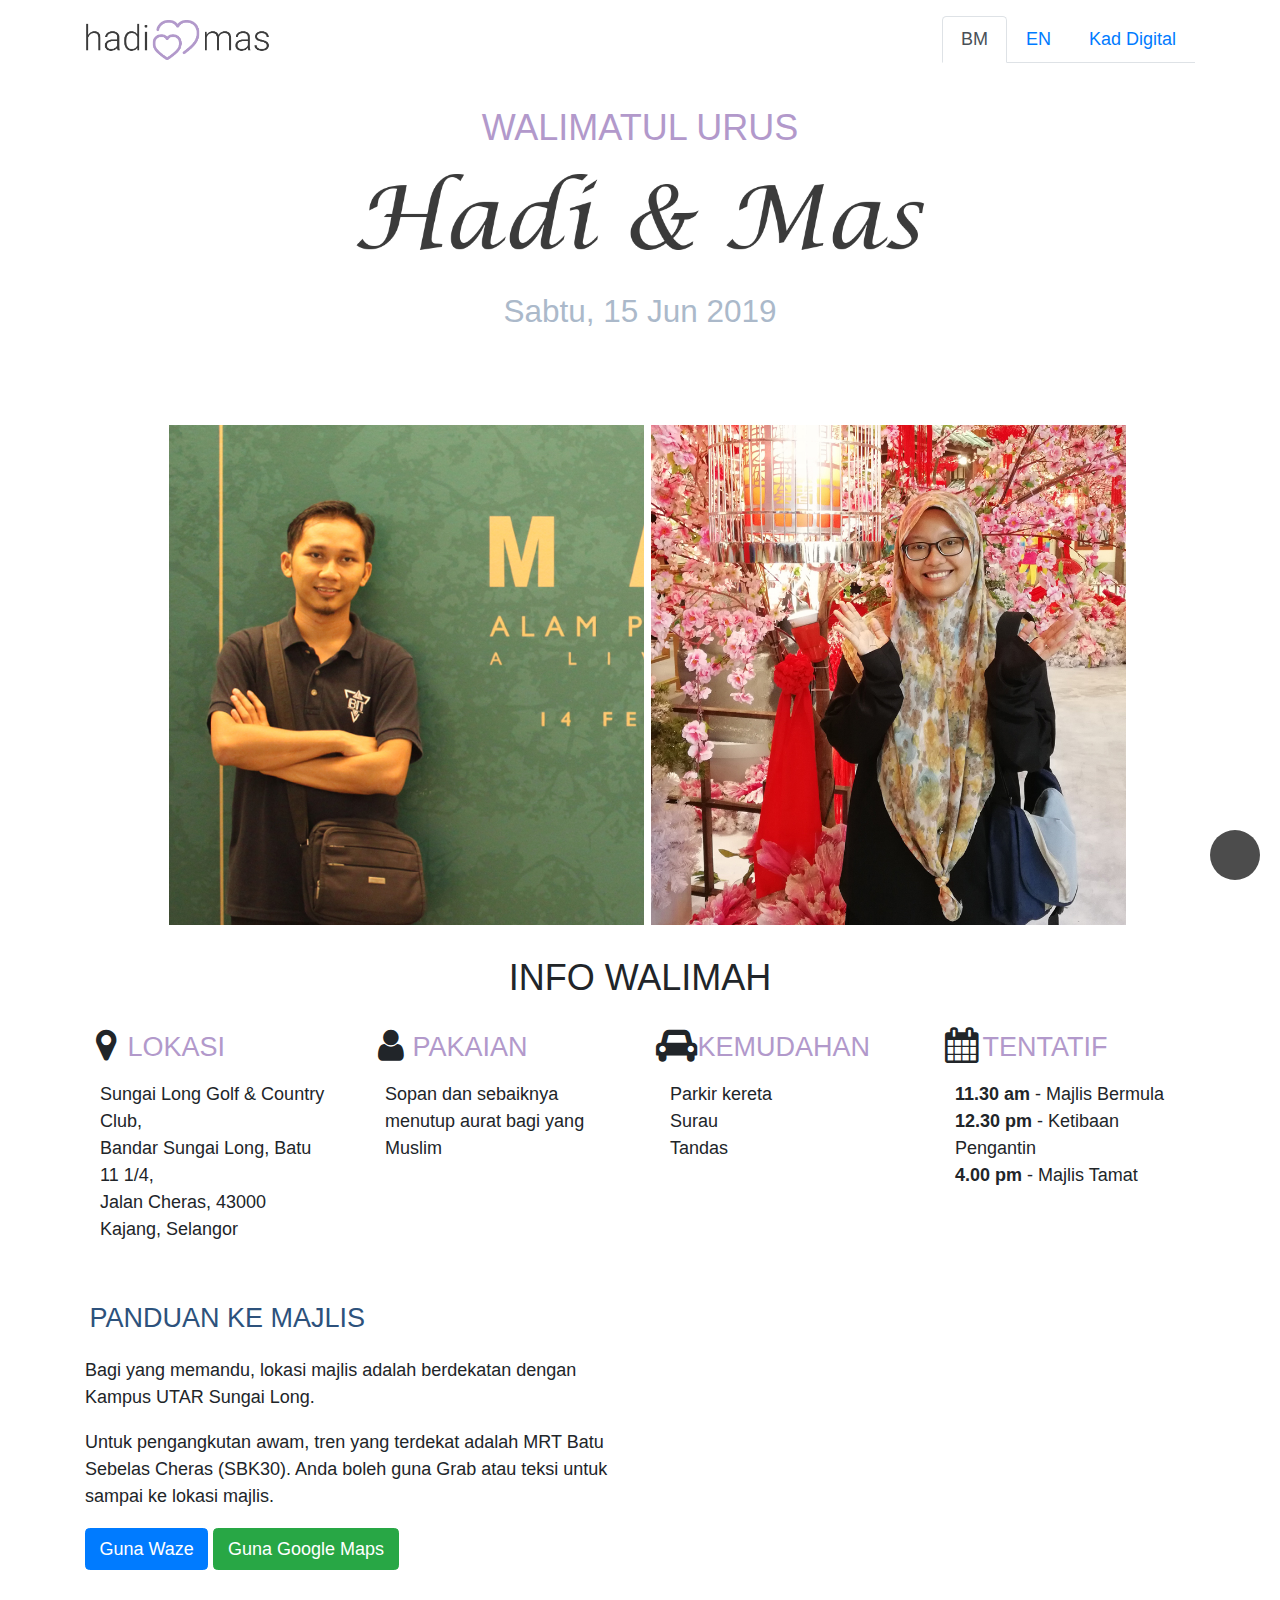
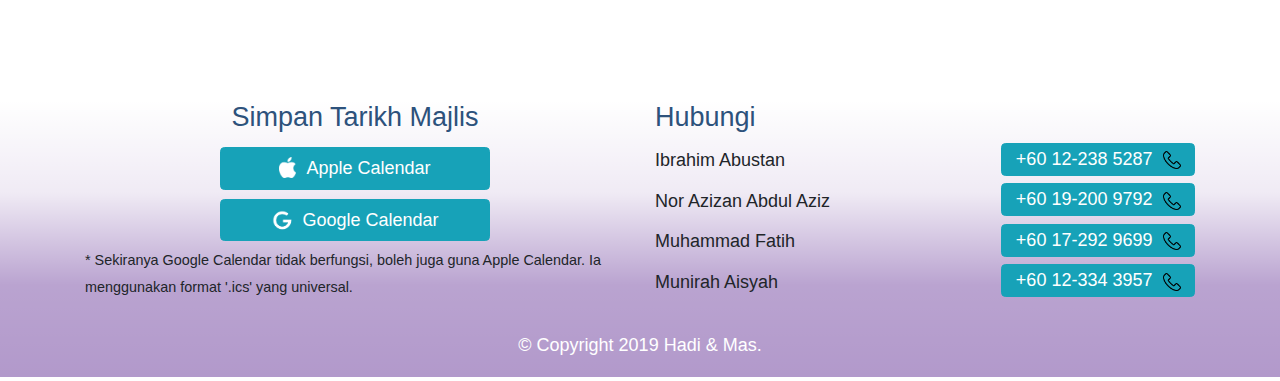
<file: index.html>
<!DOCTYPE html>
<html>

<head>
  <meta charset="utf-8">
  <meta name="viewport" content="width=device-width, initial-scale=1">
  <title>Walimatul Urus Hadi &amp; Mastura</title>
  <meta name="author" content="Mastura.AI">

  <!-- CSS dependencies -->
  <link rel="stylesheet" href="https://maxcdn.bootstrapcdn.com/font-awesome/4.5.0/css/font-awesome.min.css">
  <link rel="stylesheet" href="https://use.fontawesome.com/releases/v5.1.0/css/all.css" integrity="sha384-lKuwvrZot6UHsBSfcMvOkWwlCMgc0TaWr+30HWe3a4ltaBwTZhyTEggF5tJv8tbt" crossorigin="anonymous">
  <link rel="stylesheet" href="https://maxcdn.bootstrapcdn.com/bootstrap/4.0.0/css/bootstrap.min.css" integrity="sha384-Gn5384xqQ1aoWXA+058RXPxPg6fy4IWvTNh0E263XmFcJlSAwiGgFAW/dAiS6JXm" crossorigin="anonymous">
  <link rel="stylesheet" href="assets/css/customStyle.css">

  <!-- Global site tag (gtag.js) - Google Analytics -->
  <script async src="https://www.googletagmanager.com/gtag/js?id=UA-134159920-1"></script>
  <script>
    window.dataLayer = window.dataLayer || [];
    function gtag(){dataLayer.push(arguments);}
    gtag('js', new Date());

    gtag('config', 'UA-134159920-1');
  </script>
</head>

<body>
  <nav class="navbar navbar-expand-md  navbar-light">
    <div class="container">
      <a href="#" class="navbar-brand d-flex align-items-center">
        <img src="assets/logo.png" class="d-inline-block align-top" alt="" height="50">
        <strong></strong>
      </a>
      <button class="navbar-toggler navbar-toggler-right" type="button" data-toggle="collapse" data-target="#navbar2SupportedContent">
        <span class="navbar-toggler-icon "></span>
      </button>
      <div class="collapse navbar-collapse text-center justify-content-end" id="navbar2SupportedContent">
        <ul class="nav nav-tabs">
          <li class="nav-item">
            <a class="active nav-link" href="index.html" onclick="">BM</a>
          </li>
          <li class="nav-item">
            <a class="nav-link" href="en.html" onclick="">EN</a>
          </li>
          <li class="nav-item">
            <a class="nav-link" href="card.html" onclick="">Kad Digital</a>
          </li>
        </ul>
      </div>
    </div>
  </nav>
  <div class="text-center text-tarikh w-100 py-4">
    <div class="container">
      <div class="row justify-content-center">
        <div class="col-md-9" style="max-width: 600px;"">
          <h2 class="text-uppercase text-walimah">Walimatul Urus</h2>
          <img class="img-fluid d-block" src="assets/Hadi&Mas.png">
          <h3 >Sabtu, 15 Jun 2019</h3>
        </div>
      </div>
    </div>
  </div>

  <div class="text-center text-tarikh w-100 py-4">
    <div class="container">
      <div class="row justify-content-center">
          <!-- <h1 class="clock-text">Countdown Clock</h1> -->
          <div id="clockdiv">
            <div>
              <span class="days"></span>
              <div class="smalltext">Days</div>
            </div>
            <div>
              <span class="hours"></span>
              <div class="smalltext">Hours</div>
            </div>
            <div>
              <span class="minutes"></span>
              <div class="smalltext">Minutes</div>
            </div>
            <div>
              <span class="seconds"></span>
              <div class="smalltext">Seconds</div>
            </div>
          </div>
        </div>
      </div>
    </div>
  </div>
  <div class="">
    <div class="container">
      <div class="row">
        <div class="col-md-1"></div>

        <div class="col-md-5 bg-hadi-cover">
          <!-- <img class="d-block box-shadow img-fluid p-1" src="assets/Hadi.jpg">  -->
        </div>
        <div class="col-md-5 bg-mas-cover">
          <!-- <img class="d-block box-shadow img-fluid p-1" src="assets/Mas.jpg">  -->
        </div>
        <div class="col-md-1"></div>

      </div>
    </div>
  </div>

  <div class="py-3">
    <div class="container">
      <div class="row">
        <div class="col-md-12 my-2">
          <h2 class="text-center">INFO WALIMAH</h2>
        </div>
      </div>
      <div class="row">

        <div class="col-md-3">
          <div class="row no-gutters my-2">
              <div class="col-2 text-center">
              <i class="d-block fa fa-2x fa-map-marker"></i>
            </div>
            <div class="col-10 mt-1">
              <h4 class="text-walimah">
                LOKASI
              </h4>
            </div>
          </div>
          <div class="col-12 text-lg order-lg-1">
            <p>Sungai Long Golf & Country Club, <br>
              Bandar Sungai Long, Batu 11 1/4, <br>
              Jalan Cheras, 43000 Kajang, Selangor</p>
          </div>
        </div>

        <div class="col-md-3">
          <div class="row no-gutters my-2">
              <div class="col-2 text-center">
              <i class="fa fa-user d-block fa-2x"></i>
            </div>
            <div class="col-10 mt-1">
              <h4 class="text-walimah">
                PAKAIAN
              </h4>
            </div>
          </div>
          <div class="col-12">
            <p>Sopan dan sebaiknya menutup aurat bagi yang Muslim</p>
          </div>
        </div>

        <div class="col-md-3">
          <div class="row no-gutters my-2">
            <div class="col-2 text-center">
              <i class="fa fa-2x fa-car"></i>
            </div>
            <div class="col-10 mt-1">
              <h4 class="text-walimah">
              KEMUDAHAN
              </h4>
            </div>
          </div>
          <div class="col-12">
            <p>Parkir kereta
              <br>Surau
              <br>Tandas
            </p>
          </div>
        </div>

        <div class="col-md-3">
          <div class="row no-gutters my-2">
            <div class="col-2 text-center">
              <i class="d-block mx-auto fa fa-2x fa-calendar"></i>
            </div>
            <div class="col-10 mt-1">
              <h4 class="text-walimah">
              TENTATIF
              </h4>
            </div>
          </div>
          <div class="col-12">
            <p>
              <strong>11.30 am</strong> - Majlis Bermula<br>
              <strong>12.30 pm</strong> - Ketibaan Pengantin<br>
              <strong>4.00 pm</strong> - Majlis Tamat
            </p>
          </div>
        </div>

      </div>
    </div>
  </div>

  <div class="py-3">
    <div class="container">
      <div class="row">
        <div class="col-md-6 mb-4">
          <h4 class="text-dark p-1">
            PANDUAN KE MAJLIS
          </h4>
          <p class="my-3">
              Bagi yang memandu, lokasi majlis adalah berdekatan dengan Kampus UTAR Sungai Long.</p>
          <p class="my-3">
              Untuk pengangkutan awam, tren yang terdekat adalah MRT Batu Sebelas Cheras (SBK30). Anda boleh guna Grab atau teksi untuk sampai ke lokasi majlis.</p>
          <a class="btn btn-primary" onclick="mapEventWaze()"
            href="https://waze.com/ul/hw283k9cqy" target="_blank">Guna Waze </a>
          <a class="btn btn-success" onclick="mapEventGoogle()"
            href="https://goo.gl/maps/rqmS5gScA3T2" target="_blank">Guna Google Maps </a>
        </div>
        <div class="col-md-6 my-2">
            <iframe src="https://www.google.com/maps/embed?pb=!1m14!1m8!1m3!1d31873.569525898343!2d101.7592323!3d3.0420231!3m2!1i1024!2i768!4f13.1!3m3!1m2!1s0x31cc3358bcd75da1%3A0x70e3d50fc42bfb59!2sSungai+Long+Golf+%26+Country+Club!5e0!3m2!1sen!2smy!4v1549622016093" 
              width="600" height="350" frameborder="0" style="border:0" allowfullscreen></iframe>
        </div>
      </div>
    </div>
  </div>
  <div class="bg-primary filter-fade-in mt-3 mb-1">
    <div class="container">
      <div class="row">

        <div class="col-md-6 mb-4">
          <h4 class="text-center text-dark">Simpan Tarikh Majlis</h4>

          <div class="row mt-2">
            <div class="col-12 text-center my-1">
              <a class="btn btn-info col-sm-6" onclick="CalendarApple()" target="_blank" href="./assets/hadixmas_wedding.ics">
                <img class="apple" src="./assets/apple-logo.png">
                  Apple Calendar
              </a>
            </div>
            <div class="col-12 text-center my-1">
              <a  class="btn btn-info col-sm-6" onclick="CalendarGoogle()" target="_blank" 
                href="https://www.google.com/calendar/event?action=TEMPLATE&text=Hadi+%26+Mastura+Wedding&dates=20190615T113000/20190615T160000&details=Website%3A+https%3A%2F%2Fhadixmas.com%2F&location=Sungai+Long+Golf+%26+Country+Club%2C+Bandar+Sungai+Long%2C+43200+Kajang%2C+Selangor%2C+Malaysia&ctz=Asia/Kuala_Lumpur">
                <img class="google" src="./assets/google-logo.png">                
                Google Calendar              
              </a>
            </div>
          </div>
          <small>* Sekiranya Google Calendar tidak berfungsi, boleh juga guna Apple Calendar. Ia menggunakan format '.ics' yang universal.</small>
        </div>

        <div class="text-left col-md-6 mb-4 no-gutters">
          <h4 class="text-dark">Hubungi</h4>

          <ul class="list-inline mb-2">
            <li class="list-inline-item mt-1">
              Ibrahim Abustan
            </li>
            <li class="list-inline-item float-right">
              <button type="button" onclick="contactEvent()" class="btn btn-info contact" data-toggle="modal" data-target="#contactPerson1">
                +60 12-238 5287
                <img class="phone" src="./assets/phone-icon.png">
              </button>
            </li>
          </ul>

          <!-- Modal -->
          <div class="modal fade" id="contactPerson1" tabindex="-1" role="dialog" aria-labelledby="contactPerson1Label" aria-hidden="true">
            <div class="modal-dialog modal-dialog-centered" role="document">
              <div class="modal-content">
                <div class="modal-header">
                  <h5 class="modal-title" id="contactPerson1Label">Contact</h5>
                  <button type="button" class="close" data-dismiss="modal" aria-label="Close">
                    <span aria-hidden="true">&times;</span>
                  </button>
                </div>
                <div class="modal-body">
                  <ul class="list-group list-group-flush">
                    <li class="list-group-item bg-light py-1">
                      <a href="https://api.whatsapp.com/send?phone=60122385287" onclick="contactEventWhatsapp()" class="ga-contact-call ">
                        <img class="whatsapp" src="./assets/whatsapp-icon.png">
                        <span class="whatsapp-text align-middle">Whatsapp</span>
                      </a>
                    </li>
                    <li class="list-group-item bg-light py-1">
                      <a class="ga-contact-call " href="tel:60122385287" onclick="contactEventCall()">
                        <img class="call" src="./assets/phone-icon.png">
                        <span class="call-text align-middle">Call</span>
                      </a>
                    </li>
                  </ul>
                </div>
              </div>
            </div>
          </div>

          <ul class="list-inline mb-2">
            <li class="list-inline-item mt-1">
              Nor Azizan Abdul Aziz
            </li>
            <li class="list-inline-item float-right">
              <button type="button" onclick="contactEvent()" class="btn btn-info contact" data-toggle="modal" data-target="#contactPerson2">
                +60 19-200 9792
                <img class="phone" src="./assets/phone-icon.png">
              </button>
            </li>
          </ul>

          <!-- Modal -->
          <div class="modal fade" id="contactPerson2" tabindex="-1" role="dialog" aria-labelledby="contactPerson2Label" aria-hidden="true">
            <div class="modal-dialog modal-dialog-centered" role="document">
              <div class="modal-content">
                <div class="modal-header">
                  <h5 class="modal-title" id="contactPerson2Label">Contact</h5>
                  <button type="button" class="close" data-dismiss="modal" aria-label="Close">
                    <span aria-hidden="true">&times;</span>
                  </button>
                </div>
                <div class="modal-body">
                  <ul class="list-group list-group-flush">
                    <li class="list-group-item bg-light py-1">
                      <a href="https://api.whatsapp.com/send?phone=60192009792" onclick="contactEventWhatsapp()" class="ga-contact-call ">
                        <img class="whatsapp" src="./assets/whatsapp-icon.png">
                        <span class="whatsapp-text align-middle">Whatsapp</span>
                      </a>
                    </li>
                    <li class="list-group-item bg-light py-1">
                      <a class="ga-contact-call " href="tel:60192009792" onclick="contactEventCall()">
                        <img class="call" src="./assets/phone-icon.png">
                        <span class="call-text align-middle">Call</span>
                      </a>
                    </li>
                  </ul>
                </div>
              </div>
            </div>
          </div>

          <ul class="list-inline mb-2">
            <li class="list-inline-item mt-1">
              Muhammad Fatih
            </li>
            <li class="list-inline-item float-right">
              <button type="button" onclick="contactEvent()" class="btn btn-info contact" data-toggle="modal" data-target="#contactPerson3">
                +60 17-292 9699
                <img class="phone" src="./assets/phone-icon.png">
              </button>
            </li>
          </ul>

          <!-- Modal -->
          <div class="modal fade" id="contactPerson3" tabindex="-1" role="dialog" aria-labelledby="contactPerson3Label" aria-hidden="true">
            <div class="modal-dialog modal-dialog-centered" role="document">
              <div class="modal-content">
                <div class="modal-header">
                  <h5 class="modal-title" id="contactPerson3Label">Contact</h5>
                  <button type="button" class="close" data-dismiss="modal" aria-label="Close">
                    <span aria-hidden="true">&times;</span>
                  </button>
                </div>
                <div class="modal-body">
                  <ul class="list-group list-group-flush">
                    <li class="list-group-item bg-light py-1">
                      <a href="https://api.whatsapp.com/send?phone=60172929699" onclick="contactEventWhatsapp()" class="ga-contact-call ">
                        <img class="whatsapp" src="./assets/whatsapp-icon.png">
                        <span class="whatsapp-text align-middle">Whatsapp</span>
                      </a>
                    </li>
                    <li class="list-group-item bg-light py-1">
                      <a class="ga-contact-call " href="tel:60172929699" onclick="contactEventCall()">
                        <img class="call" src="./assets/phone-icon.png">
                        <span class="call-text align-middle">Call</span>
                      </a>
                    </li>
                  </ul>
                </div>
              </div>
            </div>
          </div>

          <ul class="list-inline mb-2">
            <li class="list-inline-item mt-1">
              Munirah Aisyah
            </li>
            <li class="list-inline-item float-right">
              <button type="button" onclick="contactEvent()" class="btn btn-info contact" data-toggle="modal" data-target="#contactPerson4">
                +60 12-334 3957
                <img class="phone" src="./assets/phone-icon.png">
              </button>
            </li>
          </ul>

          <!-- Modal -->
          <div class="modal fade" id="contactPerson4" tabindex="-1" role="dialog" aria-labelledby="contactPerson4Label" aria-hidden="true">
            <div class="modal-dialog modal-dialog-centered" role="document">
              <div class="modal-content">
                <div class="modal-header">
                  <h5 class="modal-title" id="contactPerson4Label">Contact</h5>
                  <button type="button" class="close" data-dismiss="modal" aria-label="Close">
                    <span aria-hidden="true">&times;</span>
                  </button>
                </div>
                <div class="modal-body">
                  <ul class="list-group list-group-flush">
                    <li class="list-group-item bg-light py-1">
                      <a href="https://api.whatsapp.com/send?phone=60123343957" onclick="contactEventWhatsapp()" class="ga-contact-call ">
                        <img class="whatsapp" src="./assets/whatsapp-icon.png">
                        <span class="whatsapp-text align-middle">Whatsapp</span>
                      </a>
                    </li>
                    <li class="list-group-item bg-light py-1">
                      <a class="ga-contact-call " href="tel:60123343957" onclick="contactEventCall()">
                        <img class="call" src="./assets/phone-icon.png">
                        <span class="call-text align-middle">Call</span>
                      </a>
                    </li>
                  </ul>
                </div>
              </div>
            </div>
          </div>
        </div>
      </div>

      <div class="row">
        <div class="col-md-12">
          <p class="text-center text-white">© Copyright 2019 Hadi & Mas. </p>
        </div>
      </div>

    </div>
  </div>

  <a onclick="topFunction()" id="myBtn" class="return-to-top" title="Go to top">
      <i class="fas fa-5x fa-angle-up"></i>
  </a>
  <!-- jQuery library -->
  <script src="https://code.jquery.com/jquery-3.2.1.slim.min.js" 
          integrity="sha384-KJ3o2DKtIkvYIK3UENzmM7KCkRr/rE9/Qpg6aAZGJwFDMVNA/GpGFF93hXpG5KkN" 
          crossorigin="anonymous"></script>
  <!-- Popper -->
  <script src="https://cdnjs.cloudflare.com/ajax/libs/popper.js/1.12.9/umd/popper.min.js" 
          integrity="sha384-ApNbgh9B+Y1QKtv3Rn7W3mgPxhU9K/ScQsAP7hUibX39j7fakFPskvXusvfa0b4Q" 
          crossorigin="anonymous"></script>
  <!-- Latest compiled and minified Bootstrap JavaScript -->
  <script src="https://maxcdn.bootstrapcdn.com/bootstrap/4.0.0/js/bootstrap.min.js" 
          integrity="sha384-JZR6Spejh4U02d8jOt6vLEHfe/JQGiRRSQQxSfFWpi1MquVdAyjUar5+76PVCmYl" 
          crossorigin="anonymous"></script>

  
  <!-- =======  custom script start here ======= -->

  <script>
    // When the user clicks on the button, scroll to the top of the document
    function topFunction() {
        document.body.scrollTop = 0;
        document.documentElement.scrollTop = 0;
    }

    // ----- Countdown
    function getTimeRemaining(endtime) {
      var t = Date.parse(endtime) - Date.parse(new Date());
      var seconds = Math.floor((t / 1000) % 60);
      var minutes = Math.floor((t / 1000 / 60) % 60);
      var hours = Math.floor((t / (1000 * 60 * 60)) % 24);
      var days = Math.floor(t / (1000 * 60 * 60 * 24));
      return {
        'total': t,
        'days': days,
        'hours': hours,
        'minutes': minutes,
        'seconds': seconds
      };
    }

    function initializeClock(id, endtime) {
      var clock = document.getElementById(id);
      var daysSpan = clock.querySelector('.days');
      var hoursSpan = clock.querySelector('.hours');
      var minutesSpan = clock.querySelector('.minutes');
      var secondsSpan = clock.querySelector('.seconds');

      function updateClock() {
        var t = getTimeRemaining(endtime);

        daysSpan.innerHTML = t.days;
        hoursSpan.innerHTML = ('0' + t.hours).slice(-2);
        minutesSpan.innerHTML = ('0' + t.minutes).slice(-2);
        secondsSpan.innerHTML = ('0' + t.seconds).slice(-2);

        if (t.total <= 0) {
          clearInterval(timeinterval);
        }
      }

      updateClock();
      var timeinterval = setInterval(updateClock, 1000);
    }

    var timeup =new Date('2019-06-15T11:00:00');
    var deadline = new Date(Date.parse(timeup));

    // var deadline = new Date(Date.parse(new Date()) + 20 * 24 * 60 * 60 * 1000);

    initializeClock('clockdiv', deadline);

    var today = new Date();
    if (today > timeup) {
      var p = document.getElementById("clockdiv");
      p.remove();
    }
    // ----- Countdown


    function mapEventGoogle(){
      gtag('event', 'click', {'event_category' : 'Maps', 'event_label' : 'Google Map'});
    }

    function mapEventWaze(){
      gtag('event', 'click', {'event_category' : 'Maps', 'event_label' : 'Waze'});
    }

    function CalendarGoogle(){
      gtag('event', 'click', {'event_category' : 'Calendar', 'event_label' : 'Google Calendar'});
    }
    

    function CalendarApple(){
      gtag('event', 'click', {'event_category' : 'Calendar', 'event_label' : 'Apple Calendar'});
    }

    function contactEvent(){
      gtag('event', 'click', {'event_category' : 'Contact', 'event_label' : 'button'});
    }

    function contactEventWhatsapp(){
      gtag('event', 'click', {'event_category' : 'Contact', 'event_label' : 'Whatsapp'});
    }

    function contactEventCall(){
      gtag('event', 'click', {'event_category' : 'Contact', 'event_label' : 'Call'});
    }
  </script>

</body>

</html>
</file>
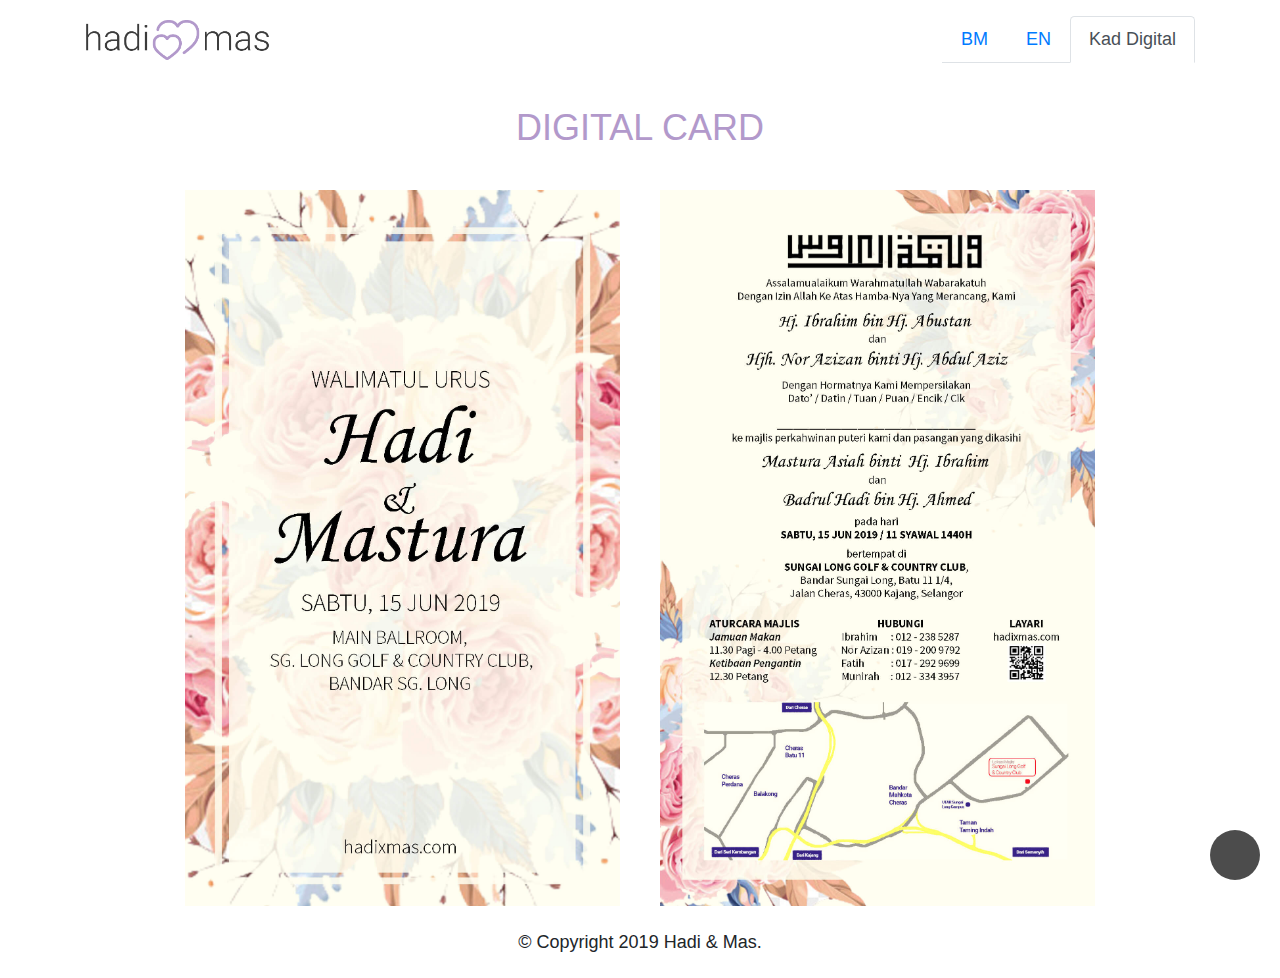
<file: card.html>
<!DOCTYPE html>
<html>

<head>
  <meta charset="utf-8">
  <meta name="viewport" content="width=device-width, initial-scale=1">
  <title>The Wedding of Hadi &amp; Mastura</title>
  <meta name="author" content="Mastura.AI">

  <!-- CSS dependencies -->
  <link rel="stylesheet" href="https://maxcdn.bootstrapcdn.com/font-awesome/4.5.0/css/font-awesome.min.css">
  <link rel="stylesheet" href="https://use.fontawesome.com/releases/v5.1.0/css/all.css" integrity="sha384-lKuwvrZot6UHsBSfcMvOkWwlCMgc0TaWr+30HWe3a4ltaBwTZhyTEggF5tJv8tbt" crossorigin="anonymous">
  <link rel="stylesheet" href="https://maxcdn.bootstrapcdn.com/bootstrap/4.0.0/css/bootstrap.min.css" integrity="sha384-Gn5384xqQ1aoWXA+058RXPxPg6fy4IWvTNh0E263XmFcJlSAwiGgFAW/dAiS6JXm" crossorigin="anonymous">
  <link rel="stylesheet" href="assets/css/customStyle.css">

  <!-- Global site tag (gtag.js) - Google Analytics -->
  <script async src="https://www.googletagmanager.com/gtag/js?id=UA-134159920-1"></script>
  <script>
    window.dataLayer = window.dataLayer || [];
    function gtag(){dataLayer.push(arguments);}
    gtag('js', new Date());

    gtag('config', 'UA-134159920-1');
  </script>
</head>

<body>
  <nav class="navbar navbar-expand-md  navbar-light">
    <div class="container">
      <a href="#" class="navbar-brand d-flex align-items-center">
        <img src="assets/logo.png" class="d-inline-block align-top" alt="" height="50">
        <strong></strong>
      </a>
      <button class="navbar-toggler navbar-toggler-right" type="button" data-toggle="collapse" data-target="#navbar2SupportedContent">
        <span class="navbar-toggler-icon "></span>
      </button>
      <div class="collapse navbar-collapse text-center justify-content-end" id="navbar2SupportedContent">
        <ul class="nav nav-tabs">
          <li class="nav-item">
            <a class="nav-link" href="index.html" onclick="">BM</a>
          </li>
          <li class="nav-item">
            <a class="nav-link" href="en.html" onclick="">EN</a>
          </li>
          <li class="nav-item">
            <a class="active nav-link" href="index.html" onclick="">Kad Digital</a>
          </li>
        </ul>
      </div>
    </div>
  </nav>
  <div class="text-center text-tarikh w-100 py-4">
    <div class="container">
      <div class="row justify-content-center">
        <div class="col-md-9" style="max-width: 600px;"">
          <h2 class="text-uppercase text-walimah">Digital Card</h2>
        </div>
      </div>
    </div>
  </div>
  <div class="">
    <div class="container">
      <div class="row">
        <div class="col-md-1"></div>

        <div class="col-md-5">
          <img class="d-block box-shadow img-fluid p-1" src="assets/card-front.jpg"> 
        </div>
        <div class="col-md-5">
          <img class="d-block box-shadow img-fluid p-1" src="assets/card-back.jpg"> 
        </div>
        <div class="col-md-1"></div>

      </div>
    </div>
  </div>
  
  <div class="mt-3 mb-1">
    <div class="container">
      <div class="row">
        <div class="col-md-12">
          <p class="text-center ">© Copyright 2019 Hadi & Mas. </p>
        </div>
      </div>
    </div>
  </div>
  
  <a onclick="topFunction()" id="myBtn" class="return-to-top" title="Go to top">
      <i class="fas fa-5x fa-angle-up"></i>
  </a>
  <!-- jQuery library -->
  <script src="https://code.jquery.com/jquery-3.2.1.slim.min.js" 
          integrity="sha384-KJ3o2DKtIkvYIK3UENzmM7KCkRr/rE9/Qpg6aAZGJwFDMVNA/GpGFF93hXpG5KkN" 
          crossorigin="anonymous"></script>
  <!-- Popper -->
  <script src="https://cdnjs.cloudflare.com/ajax/libs/popper.js/1.12.9/umd/popper.min.js" 
          integrity="sha384-ApNbgh9B+Y1QKtv3Rn7W3mgPxhU9K/ScQsAP7hUibX39j7fakFPskvXusvfa0b4Q" 
          crossorigin="anonymous"></script>
  <!-- Latest compiled and minified Bootstrap JavaScript -->
  <script src="https://maxcdn.bootstrapcdn.com/bootstrap/4.0.0/js/bootstrap.min.js" 
          integrity="sha384-JZR6Spejh4U02d8jOt6vLEHfe/JQGiRRSQQxSfFWpi1MquVdAyjUar5+76PVCmYl" 
          crossorigin="anonymous"></script>

  
  <!-- =======  custom script start here ======= -->

  <script>
    // When the user clicks on the button, scroll to the top of the document
    function topFunction() {
        document.body.scrollTop = 0;
        document.documentElement.scrollTop = 0;
    }

    function mapEventGoogle(){
      gtag('event', 'click', {'event_category' : 'Maps', 'event_label' : 'Google Map'});
    }

    function mapEventWaze(){
      gtag('event', 'click', {'event_category' : 'Maps', 'event_label' : 'Waze'});
    }

    function CalendarGoogle(){
      gtag('event', 'click', {'event_category' : 'Calendar', 'event_label' : 'Google Calendar'});
    }
    

    function CalendarApple(){
      gtag('event', 'click', {'event_category' : 'Calendar', 'event_label' : 'Apple Calendar'});
    }

    function contactEvent(){
      gtag('event', 'click', {'event_category' : 'Contact', 'event_label' : 'button'});
    }

    function contactEventWhatsapp(){
      gtag('event', 'click', {'event_category' : 'Contact', 'event_label' : 'Whatsapp'});
    }

    function contactEventCall(){
      gtag('event', 'click', {'event_category' : 'Contact', 'event_label' : 'Call'});
    }
  </script>

</body>

</html>
</file>
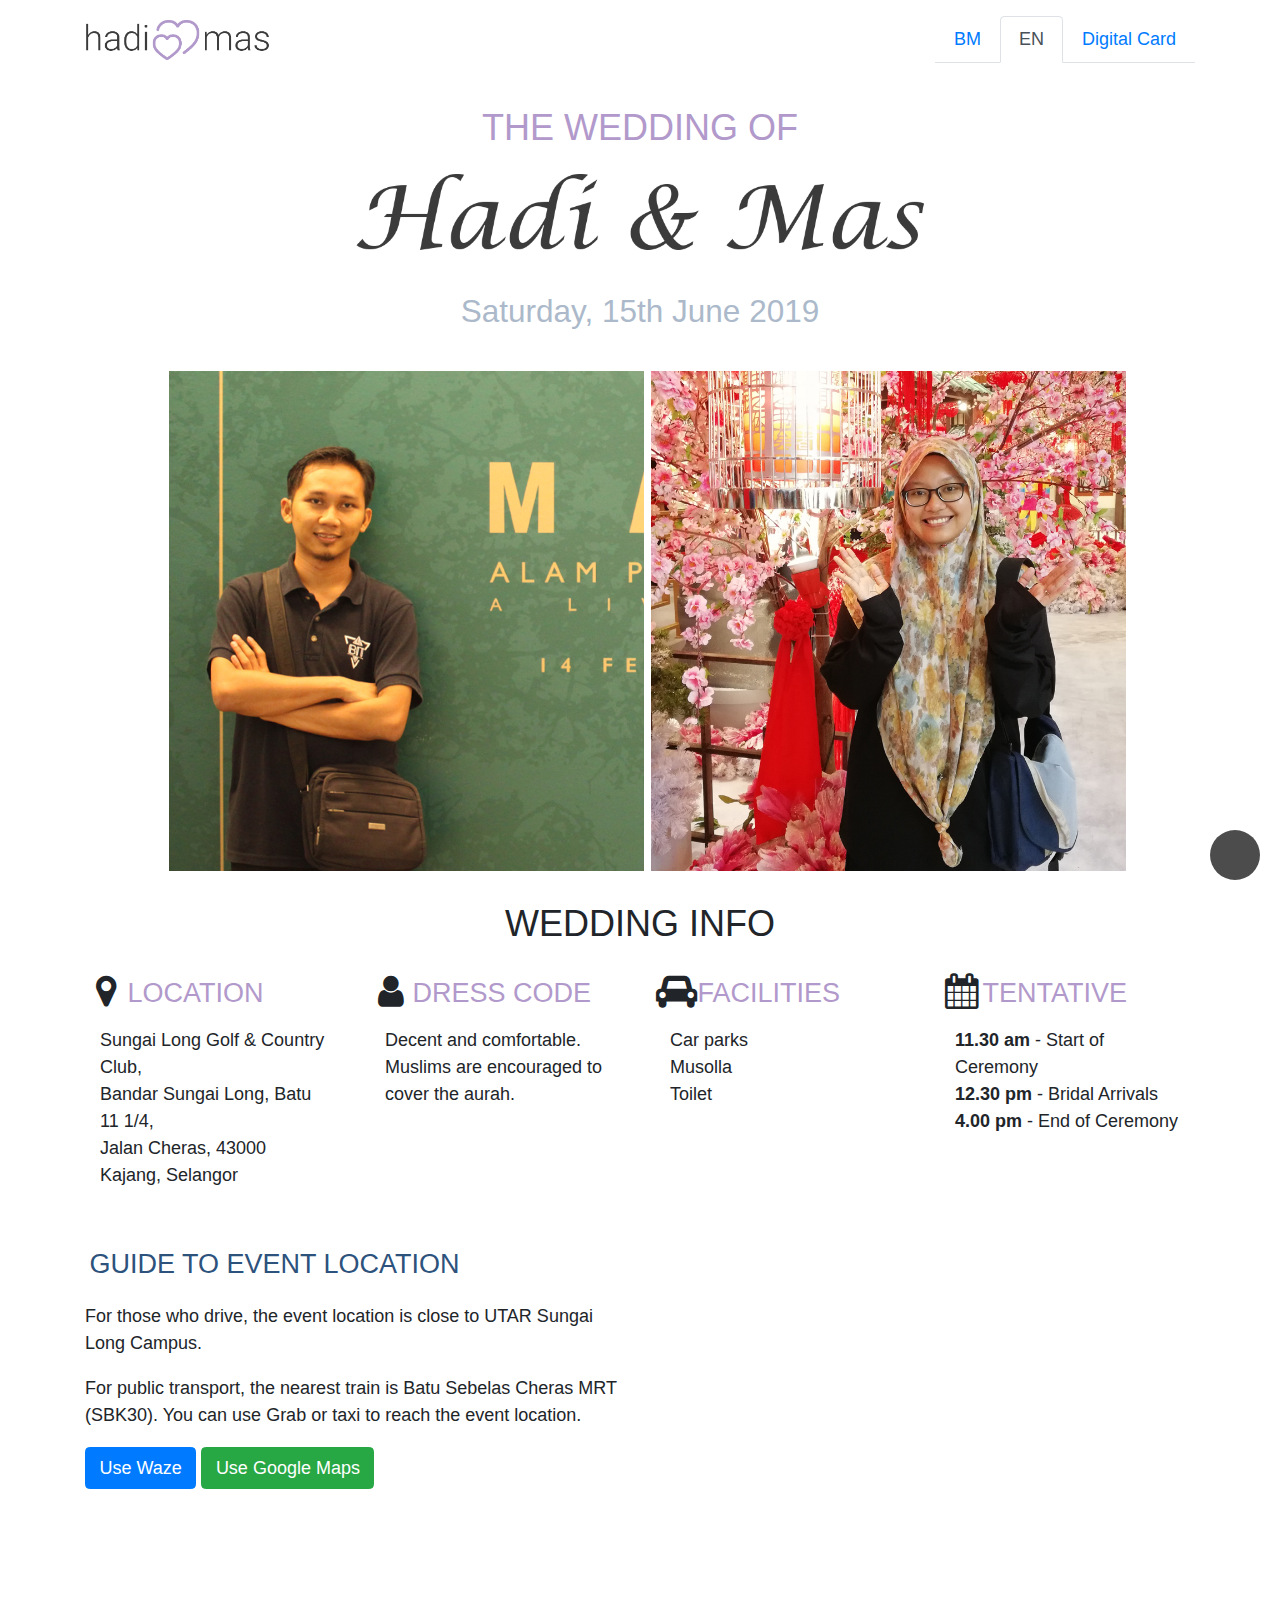
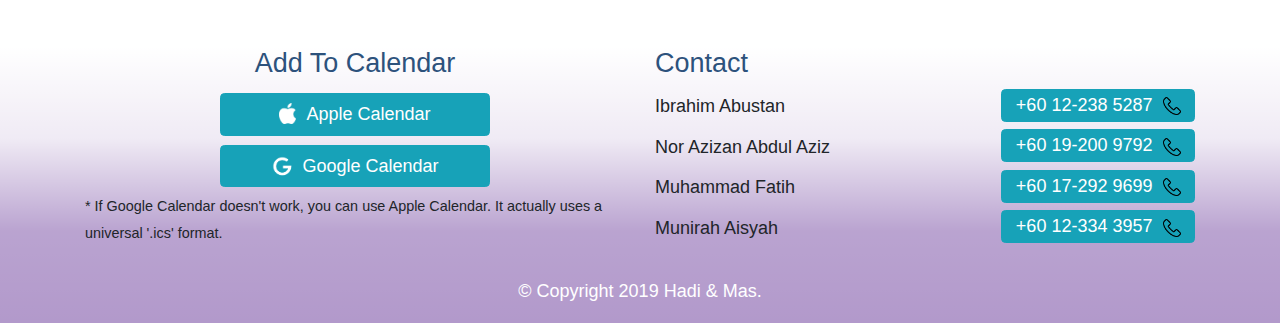
<file: en.html>
<!DOCTYPE html>
<html>

<head>
  <meta charset="utf-8">
  <meta name="viewport" content="width=device-width, initial-scale=1">
  <title>The Wedding of Hadi &amp; Mastura</title>
  <meta name="author" content="Mastura.AI">

  <!-- CSS dependencies -->
  <link rel="stylesheet" href="https://maxcdn.bootstrapcdn.com/font-awesome/4.5.0/css/font-awesome.min.css">
  <link rel="stylesheet" href="https://use.fontawesome.com/releases/v5.1.0/css/all.css" integrity="sha384-lKuwvrZot6UHsBSfcMvOkWwlCMgc0TaWr+30HWe3a4ltaBwTZhyTEggF5tJv8tbt" crossorigin="anonymous">
  <link rel="stylesheet" href="https://maxcdn.bootstrapcdn.com/bootstrap/4.0.0/css/bootstrap.min.css" integrity="sha384-Gn5384xqQ1aoWXA+058RXPxPg6fy4IWvTNh0E263XmFcJlSAwiGgFAW/dAiS6JXm" crossorigin="anonymous">
  <link rel="stylesheet" href="assets/css/customStyle.css">

  <!-- Global site tag (gtag.js) - Google Analytics -->
  <script async src="https://www.googletagmanager.com/gtag/js?id=UA-134159920-1"></script>
  <script>
    window.dataLayer = window.dataLayer || [];
    function gtag(){dataLayer.push(arguments);}
    gtag('js', new Date());

    gtag('config', 'UA-134159920-1');
  </script>
</head>

<body>
  <nav class="navbar navbar-expand-md  navbar-light">
    <div class="container">
      <a href="#" class="navbar-brand d-flex align-items-center">
        <img src="assets/logo.png" class="d-inline-block align-top" alt="" height="50">
        <strong></strong>
      </a>
      <button class="navbar-toggler navbar-toggler-right" type="button" data-toggle="collapse" data-target="#navbar2SupportedContent">
        <span class="navbar-toggler-icon "></span>
      </button>
      <div class="collapse navbar-collapse text-center justify-content-end" id="navbar2SupportedContent">
        <ul class="nav nav-tabs">
          <li class="nav-item">
            <a class="nav-link" href="index.html" onclick="">BM</a>
          </li>
          <li class="nav-item">
            <a class="active nav-link" href="en.html" onclick="">EN</a>
          </li>
          <li class="nav-item">
            <a class="nav-link" href="card.html" onclick="">Digital Card</a>
          </li>
        </ul>
      </div>
    </div>
  </nav>
  <div class="text-center text-tarikh w-100 py-4">
    <div class="container">
      <div class="row justify-content-center">
        <div class="col-md-9" style="max-width: 600px;"">
          <h2 class="text-uppercase text-walimah">The Wedding Of</h2>
          <img class="img-fluid d-block" src="assets/Hadi&Mas.png">
          <h3 >Saturday, 15th June 2019</h3>
        </div>
      </div>
    </div>
  </div>
  <div class="">
    <div class="container">
      <div class="row">
        <div class="col-md-1"></div>

        <div class="col-md-5 bg-hadi-cover">
          <!-- <img class="d-block box-shadow img-fluid p-1" src="assets/Hadi.jpg">  -->
        </div>
        <div class="col-md-5 bg-mas-cover">
          <!-- <img class="d-block box-shadow img-fluid p-1" src="assets/Mas.jpg">  -->
        </div>
        <div class="col-md-1"></div>

      </div>
    </div>
  </div>
  <div class="py-3">
    <div class="container">
      <div class="row">
        <div class="col-md-12 my-2">
          <h2 class="text-center">WEDDING INFO</h2>
        </div>
      </div>
      <div class="row">

        <div class="col-md-3">
          <div class="row no-gutters my-2">
              <div class="col-2 text-center">
              <i class="d-block fa fa-2x fa-map-marker"></i>
            </div>
            <div class="col-10 mt-1">
              <h4 class="text-walimah">
                LOCATION
              </h4>
            </div>
          </div>
          <div class="col-12 text-lg order-lg-1">
            <p>Sungai Long Golf & Country Club, <br>
              Bandar Sungai Long, Batu 11 1/4, <br>
              Jalan Cheras, 43000 Kajang, Selangor</p>
          </div>
        </div>

        <div class="col-md-3">
          <div class="row no-gutters my-2">
              <div class="col-2 text-center">
              <i class="fa fa-user d-block fa-2x"></i>
            </div>
            <div class="col-10 mt-1">
              <h4 class="text-walimah">
                DRESS CODE
              </h4>
            </div>
          </div>
          <div class="col-12">
            <p>Decent and comfortable. Muslims are encouraged to cover the aurah.</p>
          </div>
        </div>

        <div class="col-md-3">
          <div class="row no-gutters my-2">
            <div class="col-2 text-center">
              <i class="fa fa-2x fa-car"></i>
            </div>
            <div class="col-10 mt-1">
              <h4 class="text-walimah">
              FACILITIES
              </h4>
            </div>
          </div>
          <div class="col-12">
            <p>Car parks
              <br>Musolla
              <br>Toilet
            </p>
          </div>
        </div>

        <div class="col-md-3">
          <div class="row no-gutters my-2">
            <div class="col-2 text-center">
              <i class="d-block mx-auto fa fa-2x fa-calendar"></i>
            </div>
            <div class="col-10 mt-1">
              <h4 class="text-walimah">
              TENTATIVE
              </h4>
            </div>
          </div>
          <div class="col-12">
            <p>
              <strong>11.30 am</strong> - Start of Ceremony<br>
              <strong>12.30 pm</strong> - Bridal Arrivals<br>
              <strong>4.00 pm</strong> - End of Ceremony
            </p>
          </div>
        </div>

      </div>
    </div>
  </div>

  <div class="py-3">
    <div class="container">
      <div class="row">
        <div class="col-md-6 mb-4">
          <h4 class="text-dark p-1">
            GUIDE TO EVENT LOCATION
          </h4>
          <p class="my-3">
              For those who drive, the event location is close to UTAR Sungai Long Campus.</p>
          <p class="my-3">
              For public transport, the nearest train is Batu Sebelas Cheras MRT (SBK30). You can use Grab or taxi to reach the event location.</p>
          <a class="btn btn-primary" onclick="mapEventWaze()"
            href="https://waze.com/ul/hw283k9cqy" target="_blank">Use Waze </a>
          <a class="btn btn-success" onclick="mapEventGoogle()"
            href="https://goo.gl/maps/rqmS5gScA3T2" target="_blank">Use Google Maps </a>
        </div>
        <div class="col-md-6 my-2">
            <iframe src="https://www.google.com/maps/embed?pb=!1m14!1m8!1m3!1d31873.569525898343!2d101.7592323!3d3.0420231!3m2!1i1024!2i768!4f13.1!3m3!1m2!1s0x31cc3358bcd75da1%3A0x70e3d50fc42bfb59!2sSungai+Long+Golf+%26+Country+Club!5e0!3m2!1sen!2smy!4v1549622016093" 
              width="600" height="350" frameborder="0" style="border:0" allowfullscreen></iframe>
        </div>
      </div>
    </div>
  </div>
  <div class="bg-primary filter-fade-in mt-3 mb-1">
    <div class="container">
      <div class="row">

        <div class="col-md-6 mb-4">
          <h4 class="text-center text-dark">Add To Calendar</h4>

          <div class="row mt-2">
            <div class="col-12 text-center my-1">
              <a class="btn btn-info col-sm-6" onclick="CalendarApple()" target="_blank" href="./assets/hadixmas_wedding.ics">
                <img class="apple" src="./assets/apple-logo.png">
                  Apple Calendar
              </a>
            </div>
            <div class="col-12 text-center my-1">
              <a  class="btn btn-info col-sm-6" onclick="CalendarGoogle()" target="_blank" 
                href="https://www.google.com/calendar/event?action=TEMPLATE&text=Hadi+%26+Mastura+Wedding&dates=20190615T113000/20190615T160000&details=Website%3A+https%3A%2F%2Fhadixmas.com%2F&location=Sungai+Long+Golf+%26+Country+Club%2C+Bandar+Sungai+Long%2C+43200+Kajang%2C+Selangor%2C+Malaysia&ctz=Asia/Kuala_Lumpur">              
                <img class="google" src="./assets/google-logo.png">                
                Google Calendar              
              </a>
            </div>
          </div>
          <small>* If Google Calendar doesn't work, you can use Apple Calendar. It actually uses a universal '.ics' format.</small>
        </div>

        <div class="text-left col-md-6 mb-4 no-gutters">
          <h4 class="text-dark">Contact</h4>

          <ul class="list-inline mb-2">
            <li class="list-inline-item mt-1">
              Ibrahim Abustan
            </li>
            <li class="list-inline-item float-right">
              <button type="button" onclick="contactEvent()" class="btn btn-info contact" data-toggle="modal" data-target="#contactPerson1">
                +60 12-238 5287
                <img class="phone" src="./assets/phone-icon.png">
              </button>
            </li>
          </ul>

          <!-- Modal -->
          <div class="modal fade" id="contactPerson1" tabindex="-1" role="dialog" aria-labelledby="contactPerson1Label" aria-hidden="true">
            <div class="modal-dialog modal-dialog-centered" role="document">
              <div class="modal-content">
                <div class="modal-header">
                  <h5 class="modal-title" id="contactPerson1Label">Contact</h5>
                  <button type="button" class="close" data-dismiss="modal" aria-label="Close">
                    <span aria-hidden="true">&times;</span>
                  </button>
                </div>
                <div class="modal-body">
                  <ul class="list-group list-group-flush">
                    <li class="list-group-item bg-light py-1">
                      <a href="https://api.whatsapp.com/send?phone=60122385287" onclick="contactEventWhatsapp()" class="ga-contact-call ">
                        <img class="whatsapp" src="./assets/whatsapp-icon.png">
                        <span class="whatsapp-text align-middle">Whatsapp</span>
                      </a>
                    </li>
                    <li class="list-group-item bg-light py-1">
                      <a class="ga-contact-call " href="tel:60122385287" onclick="contactEventCall()">
                        <img class="call" src="./assets/phone-icon.png">
                        <span class="call-text align-middle">Call</span>
                      </a>
                    </li>
                  </ul>
                </div>
              </div>
            </div>
          </div>

          <ul class="list-inline mb-2">
            <li class="list-inline-item mt-1">
              Nor Azizan Abdul Aziz
            </li>
            <li class="list-inline-item float-right">
              <button type="button" onclick="contactEvent()" class="btn btn-info contact" data-toggle="modal" data-target="#contactPerson2">
                +60 19-200 9792
                <img class="phone" src="./assets/phone-icon.png">
              </button>
            </li>
          </ul>

          <!-- Modal -->
          <div class="modal fade" id="contactPerson2" tabindex="-1" role="dialog" aria-labelledby="contactPerson2Label" aria-hidden="true">
            <div class="modal-dialog modal-dialog-centered" role="document">
              <div class="modal-content">
                <div class="modal-header">
                  <h5 class="modal-title" id="contactPerson2Label">Contact</h5>
                  <button type="button" class="close" data-dismiss="modal" aria-label="Close">
                    <span aria-hidden="true">&times;</span>
                  </button>
                </div>
                <div class="modal-body">
                  <ul class="list-group list-group-flush">
                    <li class="list-group-item bg-light py-1">
                      <a href="https://api.whatsapp.com/send?phone=60192009792" onclick="contactEventWhatsapp()" class="ga-contact-call ">
                        <img class="whatsapp" src="./assets/whatsapp-icon.png">
                        <span class="whatsapp-text align-middle">Whatsapp</span>
                      </a>
                    </li>
                    <li class="list-group-item bg-light py-1">
                      <a class="ga-contact-call " href="tel:60192009792" onclick="contactEventCall()">
                        <img class="call" src="./assets/phone-icon.png">
                        <span class="call-text align-middle">Call</span>
                      </a>
                    </li>
                  </ul>
                </div>
              </div>
            </div>
          </div>

          <ul class="list-inline mb-2">
            <li class="list-inline-item mt-1">
              Muhammad Fatih
            </li>
            <li class="list-inline-item float-right">
              <button type="button" onclick="contactEvent()" class="btn btn-info contact" data-toggle="modal" data-target="#contactPerson3">
                +60 17-292 9699
                <img class="phone" src="./assets/phone-icon.png">
              </button>
            </li>
          </ul>

          <!-- Modal -->
          <div class="modal fade" id="contactPerson3" tabindex="-1" role="dialog" aria-labelledby="contactPerson3Label" aria-hidden="true">
            <div class="modal-dialog modal-dialog-centered" role="document">
              <div class="modal-content">
                <div class="modal-header">
                  <h5 class="modal-title" id="contactPerson3Label">Contact</h5>
                  <button type="button" class="close" data-dismiss="modal" aria-label="Close">
                    <span aria-hidden="true">&times;</span>
                  </button>
                </div>
                <div class="modal-body">
                  <ul class="list-group list-group-flush">
                    <li class="list-group-item bg-light py-1">
                      <a href="https://api.whatsapp.com/send?phone=60172929699" onclick="contactEventWhatsapp()" class="ga-contact-call ">
                        <img class="whatsapp" src="./assets/whatsapp-icon.png">
                        <span class="whatsapp-text align-middle">Whatsapp</span>
                      </a>
                    </li>
                    <li class="list-group-item bg-light py-1">
                      <a class="ga-contact-call " href="tel:60172929699" onclick="contactEventCall()">
                        <img class="call" src="./assets/phone-icon.png">
                        <span class="call-text align-middle">Call</span>
                      </a>
                    </li>
                  </ul>
                </div>
              </div>
            </div>
          </div>

          <ul class="list-inline mb-2">
            <li class="list-inline-item mt-1">
              Munirah Aisyah
            </li>
            <li class="list-inline-item float-right">
              <button type="button" onclick="contactEvent()" class="btn btn-info contact" data-toggle="modal" data-target="#contactPerson4">
                +60 12-334 3957
                <img class="phone" src="./assets/phone-icon.png">
              </button>
            </li>
          </ul>

          <!-- Modal -->
          <div class="modal fade" id="contactPerson4" tabindex="-1" role="dialog" aria-labelledby="contactPerson4Label" aria-hidden="true">
            <div class="modal-dialog modal-dialog-centered" role="document">
              <div class="modal-content">
                <div class="modal-header">
                  <h5 class="modal-title" id="contactPerson4Label">Contact</h5>
                  <button type="button" class="close" data-dismiss="modal" aria-label="Close">
                    <span aria-hidden="true">&times;</span>
                  </button>
                </div>
                <div class="modal-body">
                  <ul class="list-group list-group-flush">
                    <li class="list-group-item bg-light py-1">
                      <a href="https://api.whatsapp.com/send?phone=60123343957" onclick="contactEventWhatsapp()" class="ga-contact-call ">
                        <img class="whatsapp" src="./assets/whatsapp-icon.png">
                        <span class="whatsapp-text align-middle">Whatsapp</span>
                      </a>
                    </li>
                    <li class="list-group-item bg-light py-1">
                      <a class="ga-contact-call " href="tel:60123343957" onclick="contactEventCall()">
                        <img class="call" src="./assets/phone-icon.png">
                        <span class="call-text align-middle">Call</span>
                      </a>
                    </li>
                  </ul>
                </div>
              </div>
            </div>
          </div>
        </div>
      </div>

      <div class="row">
        <div class="col-md-12">
          <p class="text-center text-white">© Copyright 2019 Hadi & Mas. </p>
        </div>
      </div>

    </div>
  </div>

  <a onclick="topFunction()" id="myBtn" class="return-to-top" title="Go to top">
      <i class="fas fa-5x fa-angle-up"></i>
  </a>
  <!-- jQuery library -->
  <script src="https://code.jquery.com/jquery-3.2.1.slim.min.js" 
          integrity="sha384-KJ3o2DKtIkvYIK3UENzmM7KCkRr/rE9/Qpg6aAZGJwFDMVNA/GpGFF93hXpG5KkN" 
          crossorigin="anonymous"></script>
  <!-- Popper -->
  <script src="https://cdnjs.cloudflare.com/ajax/libs/popper.js/1.12.9/umd/popper.min.js" 
          integrity="sha384-ApNbgh9B+Y1QKtv3Rn7W3mgPxhU9K/ScQsAP7hUibX39j7fakFPskvXusvfa0b4Q" 
          crossorigin="anonymous"></script>
  <!-- Latest compiled and minified Bootstrap JavaScript -->
  <script src="https://maxcdn.bootstrapcdn.com/bootstrap/4.0.0/js/bootstrap.min.js" 
          integrity="sha384-JZR6Spejh4U02d8jOt6vLEHfe/JQGiRRSQQxSfFWpi1MquVdAyjUar5+76PVCmYl" 
          crossorigin="anonymous"></script>

  
  <!-- =======  custom script start here ======= -->

  <script>
    // When the user clicks on the button, scroll to the top of the document
    function topFunction() {
        document.body.scrollTop = 0;
        document.documentElement.scrollTop = 0;
    }

    function mapEventGoogle(){
      gtag('event', 'click', {'event_category' : 'Maps', 'event_label' : 'Google Map'});
    }

    function mapEventWaze(){
      gtag('event', 'click', {'event_category' : 'Maps', 'event_label' : 'Waze'});
    }

    function CalendarGoogle(){
      gtag('event', 'click', {'event_category' : 'Calendar', 'event_label' : 'Google Calendar'});
    }
    

    function CalendarApple(){
      gtag('event', 'click', {'event_category' : 'Calendar', 'event_label' : 'Apple Calendar'});
    }

    function contactEvent(){
      gtag('event', 'click', {'event_category' : 'Contact', 'event_label' : 'button'});
    }

    function contactEventWhatsapp(){
      gtag('event', 'click', {'event_category' : 'Contact', 'event_label' : 'Whatsapp'});
    }

    function contactEventCall(){
      gtag('event', 'click', {'event_category' : 'Contact', 'event_label' : 'Call'});
    }
  </script>

</body>

</html>
</file>
<file: assets/css/customStyle.css>
iframe {
    display: block;
    width: 100%;
}

html,
body {
    font-size: 14px !important;
}

.h1 {
    font-size: 1.602em;
}

.h2 {
    font-size: 1.424em;
}

.h3 {
    font-size: 1.266em;
}

.h4 {
    font-size: 1.125em;
}

.h5 {
    font-size: 0.889em;
}

.h6 {
    font-size: 0.79em;
}

.display-1 {
    font-size: 3.906em;
}

.display-2 {
    font-size: 3.125em;
}

.display-3 {
    font-size: 2.5em;
}

.display-4 {
    font-size: 2em;
}


.return-to-top {
    position: fixed;
    bottom: 20px;
    right: 20px;
    background: rgb(0, 0, 0);
    background: rgba(0, 0, 0, 0.7);
    width: 50px;
    height: 50px;
    display: block;
    text-decoration: none;
    -webkit-border-radius: 35px;
    -moz-border-radius: 35px;
    border-radius: 35px;
    -webkit-transition: all 0.3s linear;
    -moz-transition: all 0.3s ease;
    -ms-transition: all 0.3s ease;
    -o-transition: all 0.3s ease;
    transition: all 0.3s ease;
}

.return-to-top i {
    color: #fff;
    margin: 0;
    position: relative;
    left: 16px;
    top: 6px;
    font-size: 30px;
    -webkit-transition: all 0.3s ease;
    -moz-transition: all 0.3s ease;
    -ms-transition: all 0.3s ease;
    -o-transition: all 0.3s ease;
    transition: all 0.3s ease;
}

.return-to-top:hover {
    background: rgba(0, 0, 0, 0.9);
}

.return-to-top:hover i {
    color: #fff;
    top: 1px;
}

.bg-hadi-cover {
    max-width: 100%;
    height: 500px;
    background: url(../Hadi.jpg);
    background-size: cover;
    margin: 0.2em;
    background-position-x: 0em;
}

.bg-mas-cover {
    max-width: 100%;
    height: 500px;
    background: url(../Mas.jpg);
    background-size: cover;
    margin: 0.2em;
    background-position-x: -1em;
}

@media screen and (max-width: 900px) {

    .bg-mas-cover {
        max-width: 100%;
        height: 500px;
        background: url(../Mas.jpg);
        background-size: cover;
        margin: 0.2em;
        background-position-x: -9em;
    }
}

@media screen and (max-width: 600px) {

    .return-to-top {
        position: fixed;
        bottom: 15px;
        right: 15px;
        background: rgb(0, 0, 0);
        background: rgba(0, 0, 0, 0.7);
        width: 45px;
        height: 45px;
        display: block;
        text-decoration: none;
        -webkit-border-radius: 35px;
        -moz-border-radius: 35px;
        border-radius: 35px;
        -webkit-transition: all 0.3s linear;
        -moz-transition: all 0.3s ease;
        -ms-transition: all 0.3s ease;
        -o-transition: all 0.3s ease;
        transition: all 0.3s ease;
    }
    
    .return-to-top i {
        color: #fff;
        margin: 0;
        position: relative;
        left: 14px;
        top: 6px;
        font-size: 30px;
        -webkit-transition: all 0.3s ease;
        -moz-transition: all 0.3s ease;
        -ms-transition: all 0.3s ease;
        -o-transition: all 0.3s ease;
        transition: all 0.3s ease;
    }
    .bg-hadi-cover {
        width: 48%;
        height: 300px;
        background: url("../Hadi.jpg");
        background-size: cover;
        margin: 0.2em;
        background-position-x: -1em;
    }
    .bg-mas-cover {
        width: 48%;
        height: 300px;
        background: url("../Mas.jpg");
        background-size: cover;
        margin: 0.2em;
        background-position-x: -6em;
    }
}



@media (min-width: 48em) {
    .h1 {
        font-size: 2.441em;
    }
    .h2 {
        font-size: 1.953em;
    }
    .h3 {
        font-size: 1.563em;
    }
    .h4 {
        font-size: 1.25em;
    }
    .display-1 {
        font-size: 6em;
    }
    .display-2 {
        font-size: 5.5em;
    }
    .display-3 {
        font-size: 4.5em;
    }
    .display-4 {
        font-size: 3.5em;
    }
}

/* Large devices (desktops, 62em and up) */

@media (min-width: 62em) {
    html,
    body {
        font-size: 16px !important;
    }
}

/* Extra large devices (large desktops, 75em and up) */

@media (min-width: 75em) {
    html,
    body {
        font-size: 18px !important;
    }
}



.sticky-action {
    box-shadow: 0 2px 8px rgba(0,0,0,.7);
    background-color: #fff;
    width: 100%;
    position: fixed;
    bottom: 0%;
    margin: 0 auto;
    left: 0;
    right: 0;
    max-width: 400px;
    padding: 5px 0;
    z-index: 10;
    font-weight: 400;
    font-style: normal;
}

img[class~=whatsapp] {
    /* height: .239583333in; */
    /* height: 24px; */
    /* margin: 0px -12px 2px -7px; */
    height: 50px;
    /* box-shadow: 2px 2px 9px #999;
    border-radius: 50px;
    background-color: #25d366; */
}

img[class~=phone] {
    height: 18px;
    margin-left: 5px;
    /* margin: 14px; */
}

img[class~=call] {
    height: 23px;
    margin: 14px;
}

img[class~=google] {
    /* display: block; */
    margin: 2px 3px 1px 1px;
    height: 22px;
}

img[class~=apple] {
    /* display: block; */
    margin: 0px 6px 4px 0px;
    height: 21px;
}

.whatsapp-text{
    font-size: 20px;
    padding-left: 15px;
}

.call-text{
    font-size: 20px;
    padding-left: 15px;
}

.ga-contact-call{
    display: block;
}

.contact{
    /* border-radius: 25px; */
    padding-top: 2px;
    padding-bottom: 2px;
}

.crop {
    max-width: 375px; 
    overflow: hidden; 
}

/* .bg-cover {
    width: 200px;
    height: 300px;
    background: url("../Hadi.jpg");
    background-size: cover;
    outline: 1px solid red;
  } */

.crop img { 
    max-width: initial; /* Maybe optional. See note below */ 
}

.float{
	/* position:fixed;
	width:60px;
	height:60px;
	bottom:40px;
	right:40px; */
    background-color: #25d366;
    color: #FFF;
    border-radius: 50px;
    text-align: center;
    /* font-size: 30px; */
    box-shadow: 2px 2px 3px #999;
    /* z-index: 100; */
    padding: 6px;
}



/* COLORING */

.text-walimah {
    color: #b299cb !important;
}

.text-tarikh {
    color: #abb9ca !important;
}

.text-dark {
    color: #2d527c !important;
}

h2, .h2 {
    font-size: 2rem;
}

.text-title {
    font-weight: bolder;
}

.filter-fade-in {
    overflow: hidden;
    position: relative;
}

.filter-fade-in:before {
    position: absolute;
    top: 0px;
    left: 0px;
    width: 100%;
    height: 100%;
    content: ' ';
    background: linear-gradient(#ffffff, rgba(255, 255, 255, 0.8), rgba(255, 255, 255, 0.1), rgba(255, 255, 255, 0));
}

.bg-primary {
    background-color: #b299cb !important;
}




/* ----- countdown ----- */
body{
	/* text-align: center; */
	/* background: #00ECB9; */
  /* font-family: sans-serif; */
  /* font-weight: 100; */
}

.clock-text{
  color: #396;
  font-weight: 100;
  font-size: 40px;
  margin: 40px 0px 20px;
}

#clockdiv{
	font-family: sans-serif;
	color: #fff;
	display: inline-block;
	font-weight: 100;
	text-align: center;
	font-size: 30px;
}

#clockdiv > div{
	padding: 10px;
	border-radius: 3px;
    /* background: #00BF96; */
    background: #b299cc;
	display: inline-block;
}

#clockdiv div > span{
	padding: 15px;
	border-radius: 3px;
	background: #8b71a2;
	display: inline-block;
}

.smalltext{
	padding-top: 5px;
	font-size: 16px;
}
</file>
